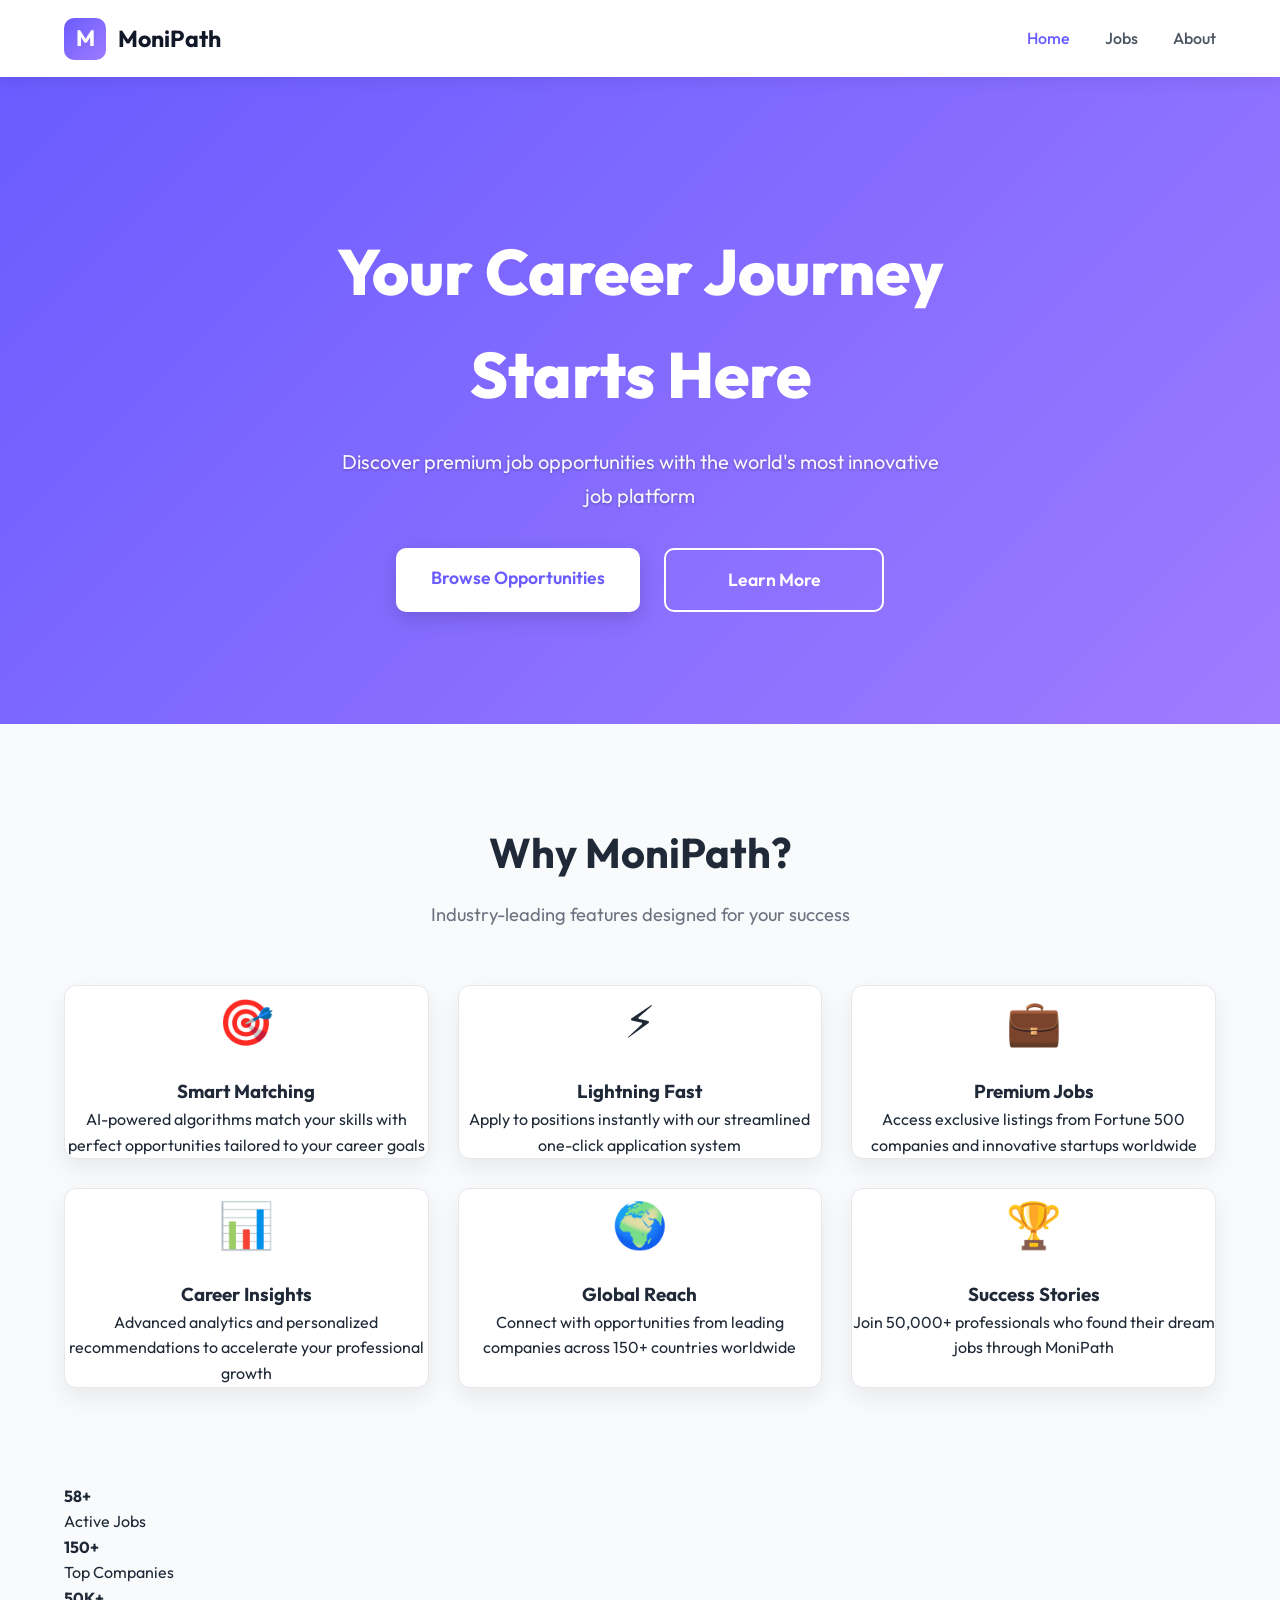
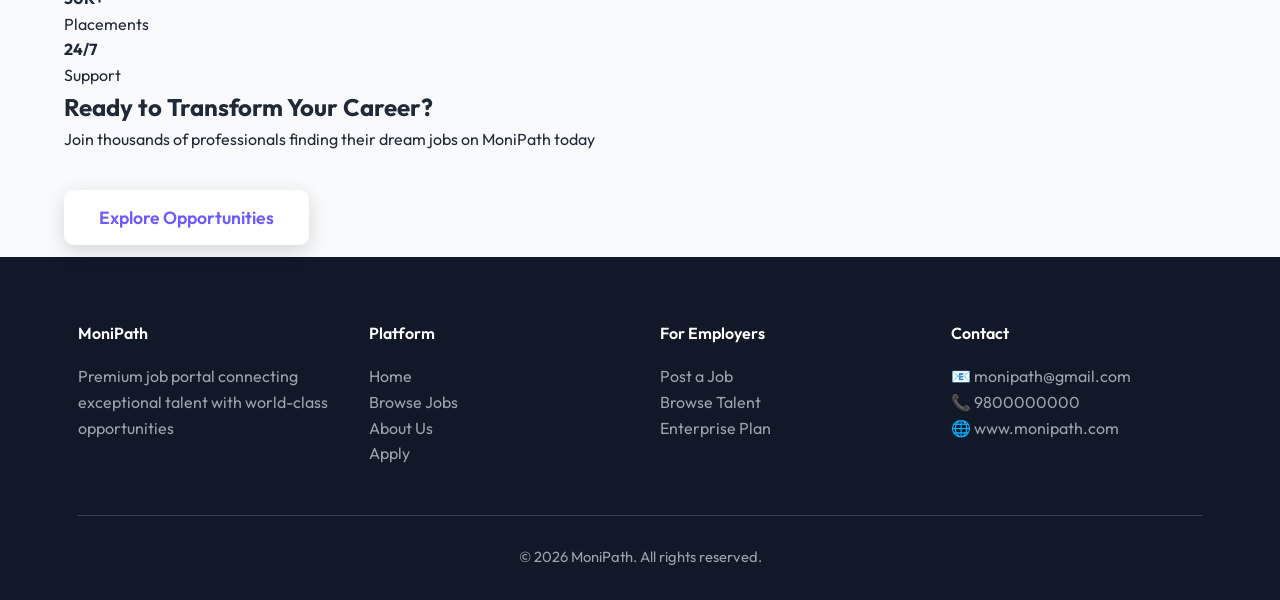
<file: index.html>
<!DOCTYPE html>
<html lang="en">
<head>
    <meta charset="UTF-8">
    <meta name="viewport" content="width=device-width, initial-scale=1.0">
    <title>MoniPath - Premium Job Portal</title>
    <link rel="stylesheet" href="style.css">
    <link href="https://fonts.googleapis.com/css2?family=Outfit:wght@300;400;500;600;700;800;900&display=swap" rel="stylesheet">
</head>
<body>

<!-- HEADER -->
<header class="header">
    <div class="container">
        <div class="header-content">
            <a href="index.html" class="logo">
                <div class="logo-icon">M</div>
                <span>MoniPath</span>
            </a>

            <nav>
                <ul class="nav">
                    <li><a href="index.html" class="nav-link active">Home</a></li>
                    <li><a href="jobs.html" class="nav-link">Jobs</a></li>
                    <li><a href="about.html" class="nav-link">About</a></li>
                </ul>
            </nav>

            
        </div>
    </div>
</header>

<!-- HERO - improved spacing & button layout -->
<section class="hero">
    <div class="container">
        <div class="hero-inner">
            <h1>Your Career Journey Starts Here</h1>
            <p class="hero-subtitle">
                Discover premium job opportunities with the world's most innovative job platform
            </p>

            <div class="hero-buttons">
                <a href="jobs.html" class="btn-primary btn-large">Browse Opportunities</a>
                <a href="about.html" class="btn-secondary btn-large">Learn More</a>
            </div>
        </div>
    </div>
</section>

<!-- FEATURES -->
<section class="features">
    <div class="container">
        <h2 class="section-title">Why MoniPath?</h2>
        <p class="section-subtitle">Industry-leading features designed for your success</p>

        <div class="features-grid">
            <div class="feature-card">
                <div class="feature-icon">🎯</div>
                <h3>Smart Matching</h3>
                <p>AI-powered algorithms match your skills with perfect opportunities tailored to your career goals</p>
            </div>
            <div class="feature-card">
                <div class="feature-icon">⚡</div>
                <h3>Lightning Fast</h3>
                <p>Apply to positions instantly with our streamlined one-click application system</p>
            </div>
            <div class="feature-card">
                <div class="feature-icon">💼</div>
                <h3>Premium Jobs</h3>
                <p>Access exclusive listings from Fortune 500 companies and innovative startups worldwide</p>
            </div>
            <div class="feature-card">
                <div class="feature-icon">📊</div>
                <h3>Career Insights</h3>
                <p>Advanced analytics and personalized recommendations to accelerate your professional growth</p>
            </div>
            <div class="feature-card">
                <div class="feature-icon">🌍</div>
                <h3>Global Reach</h3>
                <p>Connect with opportunities from leading companies across 150+ countries worldwide</p>
            </div>
            <div class="feature-card">
                <div class="feature-icon">🏆</div>
                <h3>Success Stories</h3>
                <p>Join 50,000+ professionals who found their dream jobs through MoniPath</p>
            </div>
        </div>
    </div>
</section>

<!-- STATS -->
<section class="stats">
    <div class="container">
        <div class="stats-grid">
            <div class="stat-item">
                <h4>58+</h4>
                <p>Active Jobs</p>
            </div>
            <div class="stat-item">
                <h4>150+</h4>
                <p>Top Companies</p>
            </div>
            <div class="stat-item">
                <h4>50K+</h4>
                <p>Placements</p>
            </div>
            <div class="stat-item">
                <h4>24/7</h4>
                <p>Support</p>
            </div>
        </div>
    </div>
</section>

<!-- CTA -->
<section class="cta">
    <div class="container">
        <h2>Ready to Transform Your Career?</h2>
        <p>Join thousands of professionals finding their dream jobs on MoniPath today</p><br><br>
        <a href="jobs.html" class="btn-primary btn-large" style="margin-top: 2rem;">Explore Opportunities</a><br><br>
    </div>
</section>

<!-- FOOTER -->
<footer class="footer">
    <div class="container">
        <div class="footer-grid">
            <div class="footer-section">
                <h4>MoniPath</h4>
                <p>Premium job portal connecting exceptional talent with world-class opportunities</p>
            </div>
            <div class="footer-section">
                <h4>Platform</h4>
                <ul>
                    <li><a href="index.html">Home</a></li>
                    <li><a href="jobs.html">Browse Jobs</a></li>
                    <li><a href="about.html">About Us</a></li>
                    <li><a href="apply.html">Apply</a></li>
                </ul>
            </div>
            <div class="footer-section">
                <h4>For Employers</h4>
                <ul>
                    <li><a href="#">Post a Job</a></li>
                    <li><a href="#">Browse Talent</a></li>
                    <li><a href="#">Enterprise Plan</a></li>
                </ul>
            </div>
            <div class="footer-section">
                <h4>Contact</h4>
                <ul>
                    <li>📧 monipath@gmail.com</li>
                    <li>📞 9800000000</li>
                    <li>🌐 www.monipath.com</li>
                </ul>
            </div>
        </div>
        <div class="footer-bottom">
            <p>© 2026 MoniPath. All rights reserved.</p>
        </div>
    </div>
</footer>

</body>
</html>
</file>
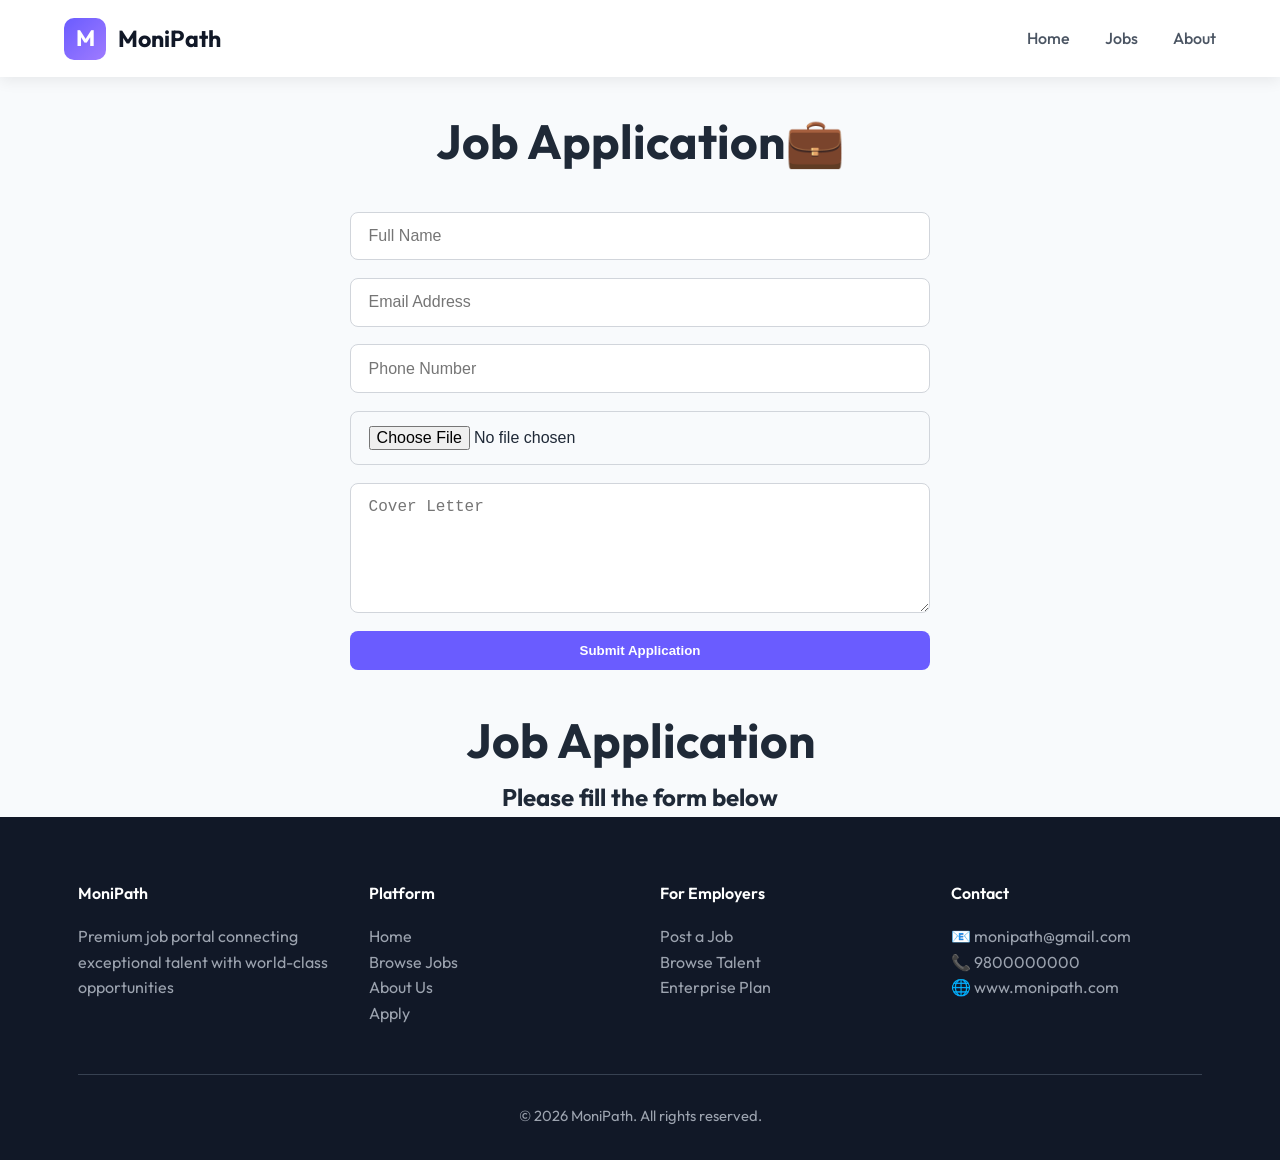
<file: apply.html>
<!DOCTYPE html>
<html lang="en">
<head>
    <meta charset="UTF-8">
    <meta name="viewport" content="width=device-width, initial-scale=1.0">
    <title>Apply | MoniPath</title>
    <link rel="stylesheet" href="style.css">
    <link href="https://fonts.googleapis.com/css2?family=Outfit:wght@300;400;500;600;700;800;900&display=swap" rel="stylesheet">
</head>
<body>

<header class="header">
    <div class="container">
        <div class="header-content">
            <a href="index.html" class="logo">
                <div class="logo-icon">M</div>
                <span>MoniPath</span>
            </a>

            <nav>
                <ul class="nav">
                    <li><a href="index.html" class="nav-link">Home</a></li>
                    <li><a href="jobs.html" class="nav-link">Jobs</a></li>
                   
                    <li><a href="about.html" class="nav-link">About</a></li>
                </ul>
            </nav>


        </div>
    </div>
</header>

<section class="apply-section">
    <div class="container"><br>
        <h1 align="center"><font size="7">Job Application💼</font></h1>

        <form class="apply-form">
            <input type="text" placeholder="Full Name" required>
            <input type="email" placeholder="Email Address" required>
            <input type="tel" placeholder="Phone Number">
            <input type="file" name="resume"placeholder=" Attach CV / Document ">
            <textarea placeholder="Cover Letter"></textarea>
            <button type="submit" class="btn-primary">Submit Application</button>
        </form>
    </div>
</section>
<h1 align="center"><font size="7">Job Application</font></h1>
<h2 align="center" id="job-heading">Please fill the form below</h2>

<!-- FOOTER -->
<footer class="footer">
    <div class="container">
        <div class="footer-grid">
            <div class="footer-section">
                <h4>MoniPath</h4>
                <p>Premium job portal connecting exceptional talent with world-class opportunities</p>
            </div>
            <div class="footer-section">
                <h4>Platform</h4>
                <ul>
                    <li><a href="index.html">Home</a></li>
                    <li><a href="jobs.html">Browse Jobs</a></li>
                    <li><a href="about.html">About Us</a></li>
                    <li><a href="apply.html">Apply</a></li>
                </ul>
            </div>
            <div class="footer-section">
                <h4>For Employers</h4>
                <ul>
                    <li><a href="#">Post a Job</a></li>
                    <li><a href="#">Browse Talent</a></li>
                    <li><a href="#">Enterprise Plan</a></li>
                </ul>
            </div>
            <div class="footer-section">
                <h4>Contact</h4>
                <ul>
                    <li>📧 monipath@gmail.com</li>
                    <li>📞 9800000000</li>
                    <li>🌐 www.monipath.com</li>
                </ul>
            </div>
        </div>
        <div class="footer-bottom">
            <p>© 2026 MoniPath. All rights reserved.</p>
        </div>
    </div>
</footer>
<script>
document.addEventListener("DOMContentLoaded", () => {
    const params = new URLSearchParams(window.location.search);
    const job = params.get("job");
    if (job) {
        document.querySelector("h1").innerHTML = `Apply for<br><strong>${decodeURIComponent(job)}</strong>`;
    }
});
</script>
</body>
</html>
</file>
<file: style.css>
/* ===== GLOBAL ===== */
* {
    margin: 0;
    padding: 0;
    box-sizing: border-box;
}

body {
    font-family: 'Outfit', system-ui, -apple-system, sans-serif;
    background: #f8fafc;
    color: #1f2937;
    line-height: 1.6;
}

a {
    text-decoration: none;
    color: inherit;
}

.container {
    width: 90%;
    max-width: 1200px;
    margin: 0 auto;
}

/* ===== HEADER ===== */
.header {
    background: white;
    box-shadow: 0 4px 14px rgba(0,0,0,0.07);
    position: sticky;
    top: 0;
    z-index: 1000;
}

.header-content {
    display: flex;
    justify-content: space-between;
    align-items: center;
    padding: 1.1rem 0;
}

.logo {
    display: flex;
    align-items: center;
    font-weight: 700;
    font-size: 1.45rem;
    color: #111827;
}

.logo-icon {
    width: 42px;
    height: 42px;
    background: linear-gradient(135deg, #6a5cff, #9f7bff);
    color: white;
    display: flex;
    align-items: center;
    justify-content: center;
    border-radius: 10px;
    margin-right: 12px;
    font-weight: bold;
    font-size: 1.4rem;
}

/* NAVIGATION */
.nav {
    display: flex;
    gap: 2.2rem;
    list-style: none;
    margin: 0;
    padding: 0;
}

.nav-link {
    font-weight: 500;
    color: #4b5563;
    transition: color 0.25s ease;
}

.nav-link:hover,
.nav-link.active {
    color: #6a5cff;
}

/* BUTTONS */
.btn-nav,
.btn-primary,
button[type="submit"] {
    background: #6a5cff;
    color: white;
    border: none;
    padding: 0.75rem 1.5rem;
    border-radius: 8px;
    font-weight: 600;
    cursor: pointer;
    transition: all 0.25s ease;
}

.btn-nav:hover,
.btn-primary:hover,
button[type="submit"]:hover {
    background: #5748e3;
    transform: translateY(-2px);
    box-shadow: 0 8px 20px rgba(106,92,255,0.25);
}

.btn-secondary {
    background: transparent;
    border: 2px solid white;
    color: white;
    padding: 0.75rem 1.5rem;
    border-radius: 8px;
    font-weight: 600;
    cursor: pointer;
    transition: all 0.3s;
}

.btn-secondary:hover {
    background: white;
    color: #6a5cff;
}

/* ===== HERO ===== */
.hero {
    background: linear-gradient(135deg, #6a5cff, #9f7bff);
    color: white;
    padding: 9rem 1rem 7rem;
    text-align: center;
}

.hero h1 {
    font-size: clamp(2.8rem, 7vw, 4rem);
    margin-bottom: 1.2rem;
    font-weight: 800;
}

.hero p {
    font-size: 1.25rem;
    max-width: 620px;
    margin: 0 auto 2.2rem;
    opacity: 0.95;
}

/* Search input in jobs page */
.search-main {
    max-width: 580px;
    margin: 2.5rem auto 0;
}

.search-wrapper {
    position: relative;
}

.search-icon {
    position: absolute;
    left: 1.1rem;
    top: 50%;
    transform: translateY(-50%);
    width: 20px;
    height: 20px;
    color: #6b7280;
}

.search-input {
    width: 100%;
    padding: 1rem 1rem 1rem 3.2rem;
    border: 1px solid #d1d5db;
    border-radius: 10px;
    font-size: 1.05rem;
    transition: all 0.25s;
}

.search-input:focus {
    outline: none;
    border-color: #9f7bff;
    box-shadow: 0 0 0 4px rgba(159,123,255,0.15);
}

/* ===== FEATURES ===== */
.features {
    padding: 6rem 0;
    text-align: center;
}

.section-title {
    font-size: 2.6rem;
    font-weight: 700;
    margin-bottom: 0.8rem;
}

.section-subtitle {
    color: #6b7280;
    font-size: 1.15rem;
    max-width: 640px;
    margin: 0 auto 3.5rem;
}

.features-grid,
.jobs-grid {
    display: grid;
    grid-template-columns: repeat(auto-fit, minmax(280px, 1fr));
    gap: 1.8rem;
}

.feature-card,
.job-card {
    background: white;
    border-radius: 12px;
    overflow: hidden;
    box-shadow: 0 10px 25px rgba(0,0,0,0.07);
    transition: all 0.28s ease;
    border: 1px solid #e5e7eb;
}

.feature-card:hover,
.job-card:hover {
    transform: translateY(-10px);
    box-shadow: 0 20px 40px rgba(0,0,0,0.12);
    border-color: #c4b5fd;
}

.feature-icon {
    font-size: 2.8rem;
    margin-bottom: 1.2rem;
}

/* ===== JOB CARDS - less boring ===== */
.job-image {
    position: relative;
    background: linear-gradient(135deg, #6a5cff22, #9f7bff22);
    min-height: 170px;
}

.job-image img {
    width: 100%;
    height: 170px;
    object-fit: cover;
    object-position: center;
}

.job-badge {
    position: absolute;
    top: 12px;
    right: 12px;
    padding: 6px 12px;
    border-radius: 999px;
    font-size: 0.75rem;
    font-weight: 700;
    color: white;
    text-transform: uppercase;
    letter-spacing: 0.5px;
}

.badge-senior { background: #ef4444; }
.badge-mid    { background: #f59e0b; }
.badge-entry  { background: #10b981; }

.job-content {
    padding: 1.4rem 1.5rem 1.8rem;
}

.job-title {
    font-size: 1.35rem;
    margin-bottom: 0.35rem;
    font-weight: 700;
}

.job-company {
    font-weight: 600;
    color: #374151;
    margin-bottom: 0.8rem;
}

.job-details {
    display: flex;
    flex-wrap: wrap;
    gap: 1.2rem;
    margin: 8px 0 12px 0;
    font-size: 0.95rem;
    color: #4b5563;
}

.detail-item {
    display: flex;
    align-items: center;
    gap: 0.4rem;
}

.job-tags {
    margin: 1rem 0 1.2rem;
}

.job-tag {
    background: #f3e8ff;
    color: #7c3aed;
    border: 1px solid #e9d5ff;
    padding: 4px 10px;
    border-radius: 6px;
    font-size: 0.82rem;
    margin-right: 0.5rem;
    margin-bottom: 0.4rem;
    display: inline-block;
}

.job-apply-btn {
    display: inline-block;
    color: #6a5cff;
    font-weight: 600;
    margin-top: 0.8rem;
}

/* ===== ABOUT TEAM MEMBERS ===== */
.about-members {
    display: flex;
    flex-wrap: wrap;
    justify-content: center;
    gap: 40px;
    margin-top: 50px;
}

.about-member {
    background: white;
    padding: 24px 20px;
    border-radius: 16px;
    box-shadow: 0 8px 24px rgba(0,0,0,0.08);
    width: 220px;
    text-align: center;
    transition: all 0.3s ease;
}

.about-member:hover {
    transform: translateY(-8px);
    box-shadow: 0 16px 36px rgba(0,0,0,0.12);
}

.about-member img {
    width: 120px;
    height: 120px;
    border-radius: 50%;
    object-fit: cover;
    border: 4px solid #f3f4f6;
    margin-bottom: 16px;
    box-shadow: 0 4px 12px rgba(0,0,0,0.1);
}

.about-member h3 {
    font-size: 1.25rem;
    margin: 0 0 8px 0;
    color: #1f2937;
    font-weight: 600;
}

.about-member p {
    font-size: 0.95rem;
    color: #6b7280;
    margin: 0;
}

/* ===== FORMS ===== */
.apply-form,
.contact-card,
.job-form {
    display: flex;
    flex-direction: column;
    gap: 1.1rem;
    max-width: 580px;
    margin: 2rem auto;
}

.apply-form input,
.apply-form textarea,
.contact-card input,
.contact-card textarea {
    padding: 0.9rem 1.1rem;
    border: 1px solid #d1d5db;
    border-radius: 8px;
    font-size: 1rem;
    transition: border-color 0.2s;
}

.apply-form input:focus,
.apply-form textarea:focus,
.contact-card input:focus,
.contact-card textarea:focus {
    outline: none;
    border-color: #9f7bff;
    box-shadow: 0 0 0 3px rgba(159,123,255,0.12);
}

.apply-form textarea,
.contact-card textarea {
    min-height: 130px;
    resize: vertical;
}

/* ===== FOOTER ===== */
.footer {
    background: #111827;
    color: #9ca3af;
    padding: 4rem 1rem 2rem;
}

.footer-grid {
    display: grid;
    grid-template-columns: repeat(auto-fit, minmax(220px, 1fr));
    gap: 2.5rem;
}

.footer-section h4 {
    color: white;
    margin-bottom: 1.1rem;
    font-weight: 600;
}

.footer-section ul {
    list-style: none;
    padding: 0;
}

.footer-section a {
    color: #9ca3af;
    transition: color 0.2s;
}

.footer-section a:hover {
    color: #c4b5fd;
}

.footer-bottom {
    text-align: center;
    margin-top: 3rem;
    padding-top: 1.8rem;
    border-top: 1px solid #374151;
    font-size: 0.92rem;
}

/* ===== MOBILE ===== */
@media (max-width: 768px) {
    .header-content {
        flex-direction: column;
        gap: 1rem;
        padding: 1.2rem 0;
    }

    .nav {
        gap: 1.2rem;
        flex-wrap: wrap;
        justify-content: center;
    }

    .hero {
        padding: 6rem 1rem 5rem;
    }

    .hero h1 {
        font-size: 2.4rem;
    }
}
/* Improved hero alignment & buttons */
.hero-inner {
    max-width: 720px;
    margin: 0 auto;
    text-align: center;
}

.hero-subtitle {
    font-size: 1.25rem;
    line-height: 1.7;
    max-width: 620px;
    margin: 0 auto 2.5rem;
    opacity: 0.95;
    color: white;
    text-shadow: 0 1px 3px rgba(0,0,0,0.3);   /* better readability */
}

.hero-buttons {
    display: flex;
    justify-content: center;
    gap: 1.5rem;
    flex-wrap: wrap;
}

.btn-large {
    padding: 1rem 2.2rem;
    font-size: 1.1rem;
    border-radius: 10px;
    min-width: 220px;           /* buttons feel more balanced */
}

.btn-primary.btn-large {
    background: white;
    color: #6a5cff;
    box-shadow: 0 6px 20px rgba(0,0,0,0.15);
}

.btn-primary.btn-large:hover {
    transform: translateY(-4px);
    box-shadow: 0 12px 30px rgba(106,92,255,0.3);
}

.btn-secondary.btn-large {
    border-width: 2.5px;
    font-weight: 600;
}

/* Better mobile hero */
@media (max-width: 768px) {
    .hero {
        padding: 7rem 1rem 5rem;
    }
    
    .hero h1 {
        font-size: 2.6rem;
    }
    
    .hero-subtitle {
        font-size: 1.1rem;
    }
    
    .btn-large {
        padding: 0.9rem 1.8rem;
        min-width: 100%;        /* full width on mobile */
    }
    
    .hero-buttons {
        flex-direction: column;
        gap: 1rem;
    }
}
.modal {
    position: fixed;
    inset: 0;
    background: rgba(0,0,0,0.65);
    display: none;
    align-items: center;
    justify-content: center;
    z-index: 2000;
    opacity: 0;
    transition: opacity 0.3s ease;
}

.modal.show {
    opacity: 1;
}

.modal-content {
    background: white;
    width: 90%;
    max-width: 520px;
    border-radius: 16px;
    padding: 2.2rem;
    position: relative;
    box-shadow: 0 20px 60px rgba(0,0,0,0.25);
    transform: scale(0.95);
    transition: transform 0.3s ease;
}

.modal.show .modal-content {
    transform: scale(1);
}

.modal-close {
    position: absolute;
    top: 16px;
    right: 20px;
    font-size: 2.2rem;
    color: #6b7280;
    cursor: pointer;
    line-height: 1;
}

.modal-close:hover {
    color: #ef4444;
}

.modal h2 {
    margin-bottom: 1.6rem;
    font-size: 1.65rem;
    color: #111827;
}
</file>
